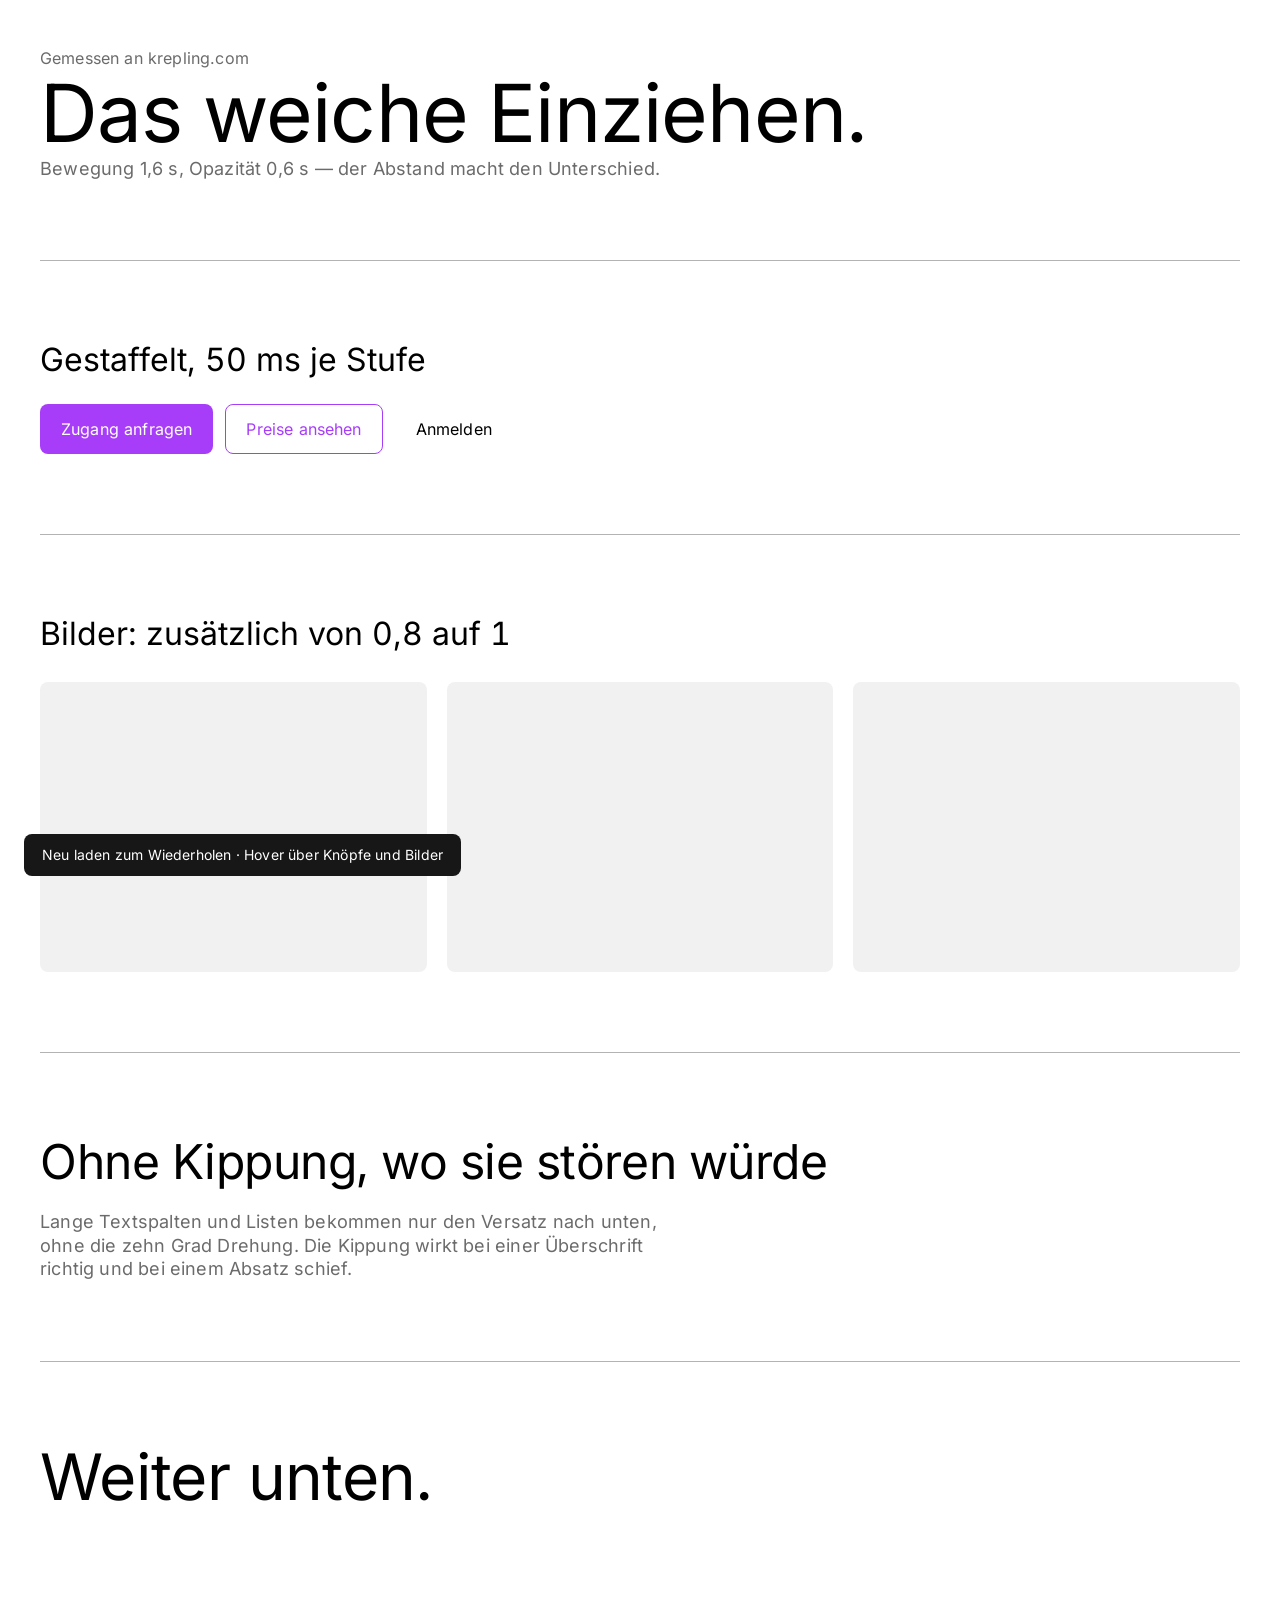
<file: _werkzeug/bewegung-vorschau.html>
<!doctype html>
<html lang="de">
<head>
<meta charset="utf-8">
<meta name="viewport" content="width=device-width,initial-scale=1">
<script>document.documentElement.className+=" js"</script>
<title>Bewegung — Vorschau</title>
<meta name="robots" content="noindex, nofollow">
<link rel="stylesheet" href="../stil.css">
<style>
  body{padding:48px 40px 240px}
  .bahn{max-width:1200px;margin-inline:auto}
  .block{margin-top:var(--abschnitt);padding-top:var(--abschnitt);border-top:1px solid var(--dunst)}
  .knoepfe{display:flex;gap:12px;flex-wrap:wrap;margin-top:24px}
  .k{display:inline-flex;align-items:center;padding:14px 20px;border-radius:var(--r-klein);
     font-size:16px;letter-spacing:.01em;text-decoration:none;border:1.5px solid transparent;cursor:pointer}
  .k--voll{background:var(--violett);color:var(--papier)}
  .k--voll:hover{background:#8f2ad8}
  .k--rand{background:var(--papier);color:var(--violett);border-color:var(--violett)}
  .k--rand:hover{background:var(--nebel)}
  .k--geist{color:var(--tinte)}
  .k--geist:hover{color:var(--violett)}
  .bilder{display:grid;grid-template-columns:repeat(3,1fr);gap:20px;margin-top:28px}
  .bildrahmen{border-radius:var(--r-klein);aspect-ratio:4/3;background:var(--nebel)}
  .bildrahmen img{width:100%;height:100%;object-fit:cover}
  .hinweis{position:fixed;left:24px;bottom:24px;background:var(--kohle);color:var(--papier);
    padding:12px 18px;border-radius:var(--r-klein);font-size:14px}
</style>
</head>
<body>
<div class="bahn">
  <p class="t-caption gedaempft" data-ein style="--i:0">Gemessen an krepling.com</p>
  <h1 class="t-display" data-ein style="--i:1">Das weiche Einziehen.</h1>
  <p class="t-body gedaempft" data-ein style="--i:2" >Bewegung 1,6 s, Opazität 0,6 s — der Abstand macht den Unterschied.</p>

  <div class="block">
    <h2 class="t-heading-sm" data-ein>Gestaffelt, 50 ms je Stufe</h2>
    <div class="knoepfe">
      <span class="k k--voll"  data-ein style="--i:1">Zugang anfragen</span>
      <span class="k k--rand"  data-ein style="--i:2">Preise ansehen</span>
      <span class="k k--geist" data-ein style="--i:3">Anmelden</span>
    </div>
  </div>

  <div class="block">
    <h2 class="t-heading-sm" data-ein>Bilder: zusätzlich von 0,8 auf 1</h2>
    <div class="bilder">
      <div class="bildrahmen bildrahmen--hover" style="--i:0"></div>
      <div class="bildrahmen bildrahmen--hover" style="--i:1"></div>
      <div class="bildrahmen bildrahmen--hover" style="--i:2"></div>
    </div>
  </div>

  <div class="block">
    <h2 class="t-heading" data-ein>Ohne Kippung, wo sie stören würde</h2>
    <p class="t-body gedaempft" data-ein="gerade" style="--i:1;max-width:60ch;margin-top:20px">
      Lange Textspalten und Listen bekommen nur den Versatz nach unten, ohne die
      zehn Grad Drehung. Die Kippung wirkt bei einer Überschrift richtig und bei
      einem Absatz schief.</p>
  </div>

  <div class="block" style="height:60vh">
    <h2 class="t-heading-lg" data-ein>Weiter unten.</h2>
  </div>
</div>
<div class="hinweis">Neu laden zum Wiederholen · Hover über Knöpfe und Bilder</div>
<script>
(function(){
  var sanft = matchMedia("(prefers-reduced-motion: reduce)").matches;
  var z = document.querySelectorAll("[data-ein], .bildrahmen");
  if(!("IntersectionObserver" in window) || sanft){ z.forEach(function(x){x.classList.add("da")}); return; }
  var b = new IntersectionObserver(function(e){
    e.forEach(function(x){ if(x.isIntersecting){ x.target.classList.add("da"); b.unobserve(x.target); } });
  }, {rootMargin:"0px 0px -10% 0px", threshold:.05});
  z.forEach(function(x){ b.observe(x) });
})();
</script>
</body>
</html>
</file>
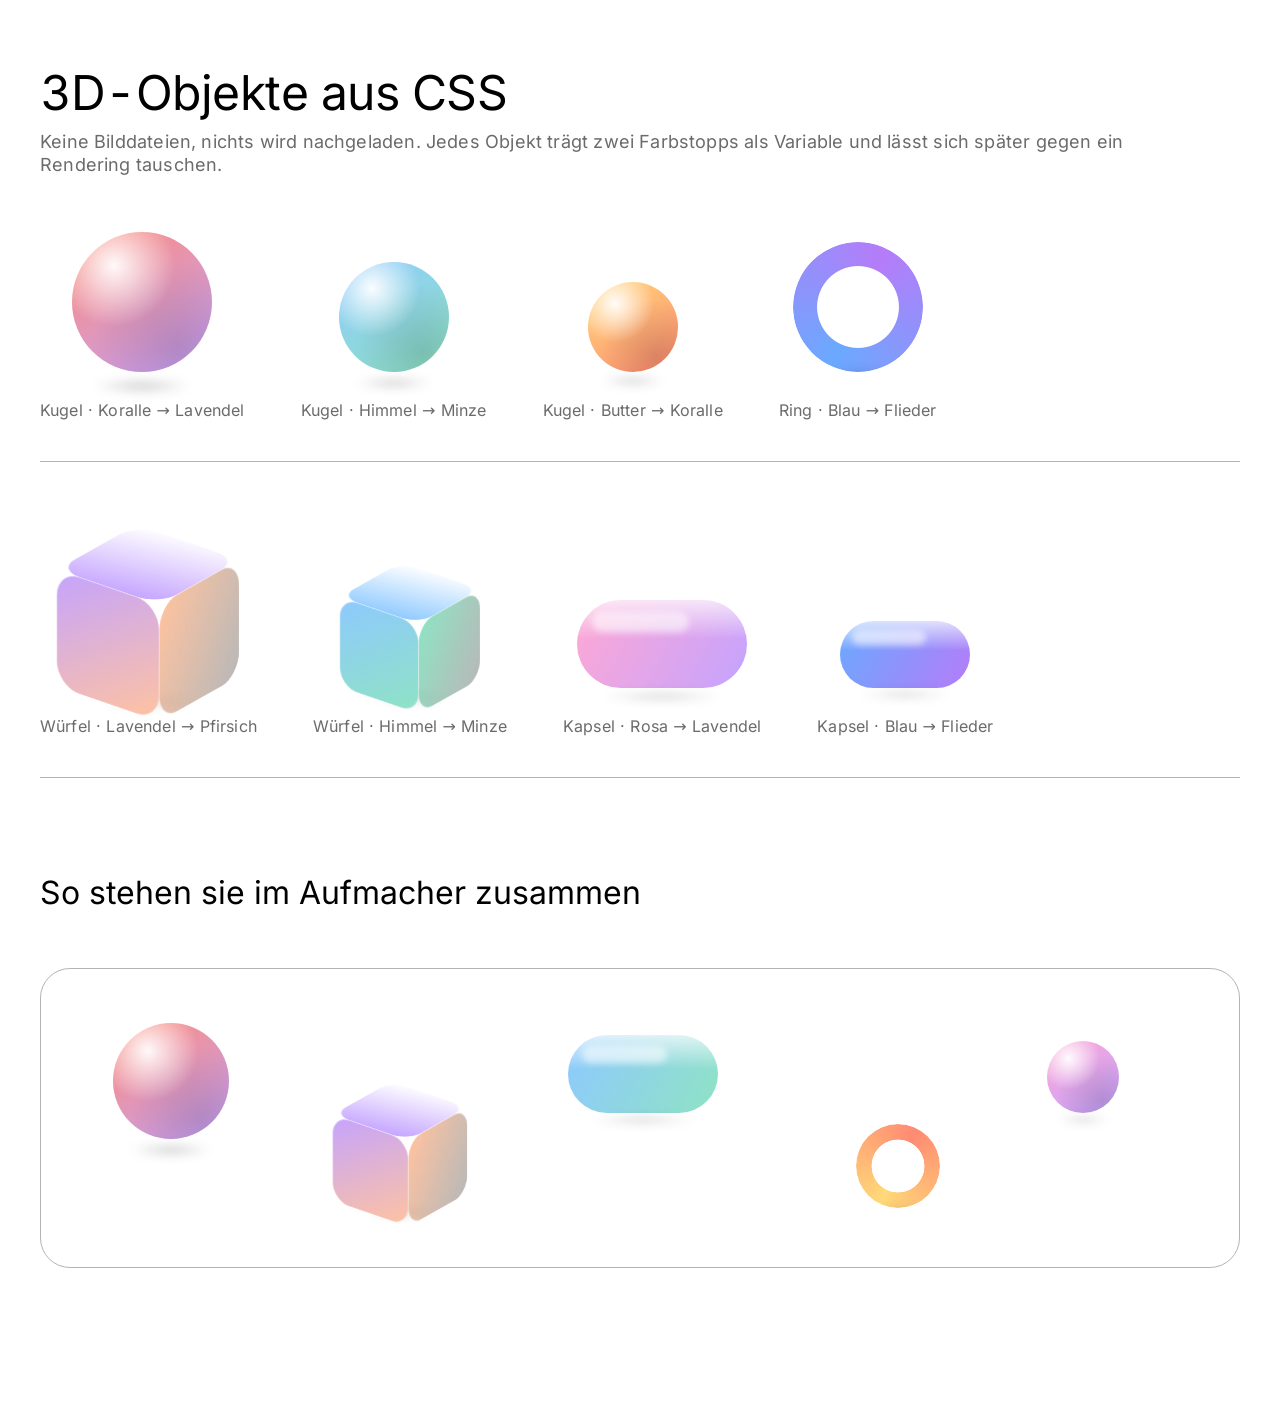
<file: _werkzeug/objekte-vorschau.html>
<!doctype html>
<html lang="de">
<head>
<meta charset="utf-8">
<meta name="viewport" content="width=device-width,initial-scale=1">
<title>3D-Objekte — Vorschau</title>
<meta name="robots" content="noindex, nofollow">
<link rel="stylesheet" href="../stil.css">
<style>
  body{padding:64px 40px}
  .bahn{max-width:1200px;margin-inline:auto}
  h1{margin-bottom:8px}
  .reihe{display:flex;flex-wrap:wrap;gap:72px 56px;align-items:flex-end;
    margin:56px 0 96px;padding-bottom:40px;border-bottom:1px solid var(--dunst)}
  figure{margin:0;display:flex;flex-direction:column;gap:28px;align-items:center}
  figcaption{font-size:16px;color:var(--stahl);letter-spacing:.01em}
  .gruppe{position:relative;height:300px;margin:56px 0 96px;
    background:var(--papier);border:1px solid var(--dunst);border-radius:var(--r-aufmacher)}
  .gruppe .obj{position:absolute}
</style>
</head>
<body>
<div class="bahn">
  <h1 class="t-heading">3D-Objekte aus CSS</h1>
  <p class="t-body gedaempft">Keine Bilddateien, nichts wird nachgeladen. Jedes Objekt trägt zwei
     Farbstopps als Variable und lässt sich später gegen ein Rendering tauschen.</p>

  <div class="reihe">
    <figure><span class="obj obj--kugel p-koralle"  style="--gr:140px;--dauer:11s"></span><figcaption>Kugel · Koralle → Lavendel</figcaption></figure>
    <figure><span class="obj obj--kugel p-himmel"   style="--gr:110px;--dauer:13s;--verzug:-3s"></span><figcaption>Kugel · Himmel → Minze</figcaption></figure>
    <figure><span class="obj obj--kugel p-butter"   style="--gr:90px;--dauer:9s;--verzug:-5s"></span><figcaption>Kugel · Butter → Koralle</figcaption></figure>
    <figure><span class="obj obj--ring p-blau"      style="--gr:130px;--dauer:14s"></span><figcaption>Ring · Blau → Flieder</figcaption></figure>
  </div>

  <div class="reihe">
    <figure><span class="obj obj--wuerfel p-lavendel" style="--gr:130px;--dauer:12s"><span class="k"><i class="seite"></i><i class="oben"></i><i class="vorn"></i></span></span><figcaption>Würfel · Lavendel → Pfirsich</figcaption></figure>
    <figure><span class="obj obj--wuerfel p-himmel"   style="--gr:100px;--dauer:10s;--verzug:-4s;--dreh:28s"><span class="k"><i class="seite"></i><i class="oben"></i><i class="vorn"></i></span></span><figcaption>Würfel · Himmel → Minze</figcaption></figure>
    <figure><span class="obj obj--kapsel p-rosa"      style="--gr:170px;--dauer:12s"></span><figcaption>Kapsel · Rosa → Lavendel</figcaption></figure>
    <figure><span class="obj obj--kapsel p-blau"      style="--gr:130px;--dauer:10s;--verzug:-6s"></span><figcaption>Kapsel · Blau → Flieder</figcaption></figure>
  </div>

  <h2 class="t-heading-sm">So stehen sie im Aufmacher zusammen</h2>
  <div class="gruppe">
    <span class="obj obj--kugel p-koralle"   style="--gr:116px;left:6%;top:18%;--dauer:11s"></span>
    <span class="obj obj--wuerfel p-lavendel" style="--gr:96px;left:26%;top:46%;--dauer:13s;--verzug:-2s"><span class="k"><i class="seite"></i><i class="oben"></i><i class="vorn"></i></span></span>
    <span class="obj obj--kapsel p-himmel"   style="--gr:150px;left:44%;top:22%;--dauer:12s;--verzug:-5s"></span>
    <span class="obj obj--ring p-butter"     style="--gr:84px;left:68%;top:52%;--dauer:14s;--verzug:-1s"></span>
    <span class="obj obj--kugel p-rosa"      style="--gr:72px;left:84%;top:24%;--dauer:10s;--verzug:-7s"></span>
  </div>
</div>
</body>
</html>
</file>
<file: stil.css>
/* ============================================================================
   Tonwert — Stylesheet
   Grundlage: DESIGNSYSTEM.md (Krepling), vollstaendig uebernommen.
   Zwei gemessene Abweichungen, begruendet in DESIGN.md Abschnitt 6:
     1. Violett #b154f9 -> #a73df8  (sonst 3,81:1 statt 4,5)
     2. zusaetzlicher Randton #949494 fuer Grenzen von Bedienelementen
   Pruefbar mit:  python3 _werkzeug/kontrast.py
   ========================================================================== */

:root{
  /* --- Farben --- */
  --violett:  #a73df8;
  --tinte:    #000000;
  --papier:   #ffffff;
  --nebel:    #f1f1f1;
  --kohle:    #171717;
  --stahl:    #6c6b6b;
  --dunst:    #b3b3b3;   /* nur optische Trennlinien */
  --rand:     #949494;   /* Grenzen von Bedienelementen, 3,03:1 */

  /* --- Abstaende, Grundeinheit 4px --- */
  --s4:4px; --s8:8px; --s12:12px; --s16:16px; --s20:20px;
  --s32:32px; --s48:48px; --s96:96px; --s128:128px; --s192:192px; --s240:240px;

  /* --- Mass --- */
  --mass:1200px;
  --abschnitt:80px;
  --kartenpolster:20px;
  --elementabstand:8px;

  /* --- Radien --- */
  --r-klein:8px;
  --r-gross:14px;
  --r-aufmacher:30px;

  /* --- Schrift --- */
  --satz:"Inter",ui-sans-serif,system-ui,-apple-system,BlinkMacSystemFont,"Segoe UI",Roboto,sans-serif;

  /* --- Bewegung. An krepling.com gemessen, siehe DESIGN.md Abschnitt 5. --- */
  --kurve-zustand:cubic-bezier(.25,.46,.45,.94);  /* easeOutQuad */
  --kurve-einzug:cubic-bezier(.19,1,.22,1);       /* easeOutExpo */
  --d-zustand:300ms;
  --d-einzug:1600ms;        /* Bewegung */
  --d-einzug-op:600ms;      /* Opazitaet — bewusst rund 1s kuerzer als die Bewegung */
  --d-bild:1600ms;
  --stufe:50ms;             /* Staffelung je Element */

  /* --- Illustrationsfarben. NUR fuer die 3D-Objekte, nie fuer Oberflaeche. --- */
  --koralle:  #ff8a73;
  --pfirsich: #ffc3a0;
  --lavendel: #c4a3ff;
  --flieder:  #b57cf8;
  --minze:    #8fe3c4;
  --himmel:   #8ec9ff;
  --blau:     #6aa9ff;
  --butter:   #ffd978;
  --rosa:     #ffa8d4;
}

@font-face{
  font-family:"Inter";
  src:url("fonts/inter.woff2") format("woff2-variations");
  font-weight:400; font-style:normal; font-display:swap;
}

*,*::before,*::after{box-sizing:border-box}
html{-webkit-text-size-adjust:100%; overflow-x:clip}
/* clip, NICHT hidden: hidden macht die Wurzel zum Scrollbehaelter und
   nimmt position:sticky die Wirkung — daran haengt der Kartenstapel.
   Gebraucht wird es, weil das geschlossene Handymenue eine Fensterbreite
   neben der Seite steht (gemessen 750px bei 375px Fenster). */
body{
  margin:0; background:var(--papier); color:var(--tinte);
  font-family:var(--satz); font-weight:400;
  font-size:18px; line-height:1.3; letter-spacing:.01em;
  -webkit-font-smoothing:antialiased;
}
img{max-width:100%;height:auto;display:block}
a{color:inherit}
p{margin:0}
h1,h2,h3,h4{margin:0;font-weight:400}

/* ===========================================================================
   TYPOGRAFIE — ein einziger Schnitt, Hierarchie ueber Groesse und Laufweite
   ========================================================================= */
.t-caption   {font-size:16px;line-height:1.3;letter-spacing:.01em}
.t-body      {font-size:18px;line-height:1.3;letter-spacing:.01em}
.t-subheading{font-size:24px;line-height:1.2;letter-spacing:.01em}
.t-heading-sm{font-size:clamp(26px,3.4vw,32px);line-height:1.2;letter-spacing:0}
.t-heading   {font-size:clamp(32px,5vw,48px);line-height:1.2;letter-spacing:-.01em}
.t-heading-lg{font-size:clamp(38px,6.4vw,64px);line-height:1.1;letter-spacing:-.01em}
.t-display   {font-size:clamp(44px,8vw,80px);line-height:1.1;letter-spacing:-.01em}
.gedaempft   {color:var(--stahl)}

/* ===========================================================================
   DIE 3D-OBJEKTE
   Aus CSS und SVG, nicht gerendert. Jedes Objekt traegt zwei Farbstopps als
   Variablen, damit es sich spaeter gegen ein Rendering austauschen laesst,
   ohne dass die Seiten angefasst werden muessen.

   Die weichen Schatten unter den Objekten sind Illustration, keine Oberflaeche —
   die Regel "keine Schlagschatten" aus dem System bleibt davon unberuehrt.
   ========================================================================= */
.obj{
  position:relative;
  width:var(--gr,120px); height:var(--gr,120px);
  --f1:var(--lavendel); --f2:var(--flieder);
  animation:schweben var(--dauer,11s) ease-in-out infinite;
  animation-delay:var(--verzug,0s);
}
.obj::after{                       /* weicher Schatten auf dem Boden */
  content:""; position:absolute; left:50%; bottom:-16%;
  width:74%; height:13%; transform:translateX(-50%);
  border-radius:50%;
  background:radial-gradient(ellipse at center, rgba(23,23,23,.20), transparent 68%);
  filter:blur(5px);
}
@keyframes schweben{ 50%{ transform:translateY(-9px) } }

/* --- Kugel -------------------------------------------------------------- */
.obj--kugel{
  border-radius:50%;
  background:
    radial-gradient(circle at 30% 24%, rgba(255,255,255,.95), rgba(255,255,255,0) 42%),
    radial-gradient(circle at 76% 82%, rgba(0,0,0,.14), transparent 56%),
    linear-gradient(148deg, var(--f1), var(--f2));
}

/* --- Wuerfel, isometrisch und weich ------------------------------------- */
.obj--wuerfel{ transform-style:preserve-3d; perspective:none }
.obj--wuerfel .k{
  position:absolute; inset:0; border-radius:22%;
  transform-style:preserve-3d;
  transform:rotateX(-26deg) rotateY(-38deg);
  animation:drehen var(--dreh,22s) linear infinite;
}
.obj--wuerfel .k > i{
  position:absolute; inset:0; border-radius:22%;
  box-shadow:inset 0 0 0 1px rgba(255,255,255,.22);
}
.obj--wuerfel .vorn  {background:linear-gradient(150deg,var(--f1),var(--f2));
                      transform:translateZ(calc(var(--gr,120px)/2))}
.obj--wuerfel .oben  {background:linear-gradient(170deg,#fff,var(--f1));
                      transform:rotateX(90deg) translateZ(calc(var(--gr,120px)/2))}
.obj--wuerfel .seite {background:linear-gradient(120deg,var(--f2),rgba(0,0,0,.28));
                      transform:rotateY(90deg) translateZ(calc(var(--gr,120px)/2))}
@keyframes drehen{ to{ transform:rotateX(-26deg) rotateY(322deg) } }

/* --- Kapsel ------------------------------------------------------------- */
.obj--kapsel{
  height:calc(var(--gr,120px)*.52);
  border-radius:999px;
  background:
    linear-gradient(180deg, rgba(255,255,255,.72), rgba(255,255,255,0) 44%),
    linear-gradient(118deg, var(--f1), var(--f2));
}
.obj--kapsel::before{             /* Glanzkante */
  content:""; position:absolute; left:9%; right:34%; top:14%; height:22%;
  border-radius:999px; background:rgba(255,255,255,.52); filter:blur(3px);
}

/* --- Ring --------------------------------------------------------------- */
.obj--ring{
  border-radius:50%;
  background:conic-gradient(from 205deg, var(--f1), var(--f2), var(--f1));
  -webkit-mask:radial-gradient(circle, transparent 44%, #000 45%);
          mask:radial-gradient(circle, transparent 44%, #000 45%);
}
.obj--ring::after{ width:58%; bottom:-10% }

/* --- Farbpaare laut System ---------------------------------------------- */
.p-koralle  { --f1:var(--koralle);  --f2:var(--lavendel) }
.p-himmel   { --f1:var(--himmel);   --f2:var(--minze) }
.p-lavendel { --f1:var(--lavendel); --f2:var(--pfirsich) }
.p-blau     { --f1:var(--blau);     --f2:var(--flieder) }
.p-butter   { --f1:var(--butter);   --f2:var(--koralle) }
.p-rosa     { --f1:var(--rosa);     --f2:var(--lavendel) }

@media(prefers-reduced-motion:reduce){
  .obj,.obj--wuerfel .k{ animation:none }
}


/* ===========================================================================
   BEWEGUNG — vollstaendig an krepling.com gemessen
   -------------------------------------------------------------------------
   Gemessen wurde die gesamte Bewegungsgrammatik: 32 Uebergaenge, drei
   benutzte Kurven, NULL Keyframe-Animationen. Jeder Wert hier ist ein
   gemessener Wert, kein geschaetzter. Nachweis in DESIGN.md Abschnitt 5.

   Die Umsetzung ist eigener Code auf eigenem Markup — uebernommen sind die
   Werte: Dauern, Kurven, Winkel, und welche Eigenschaft wann laeuft.

   DREI Regeln tragen den ganzen Charakter:
     1. Opazitaet laeuft IMMER kuerzer als die Bewegung, und IMMER mit der
        voreingestellten Kurve `ease`, nicht mit der Einzugskurve. Das
        Element ist also laengst sichtbar, waehrend es noch gleitet.
     2. Jedes Einziehen startet eine ganze Elementhoehe tiefer (100%),
        gekippt und in der Hoehe gestreckt — und loest sich zu `scale(1)`.
     3. Zustandswechsel sind ausnahmslos 300 ms.
   ========================================================================= */

:root{
  /* --- Die drei benutzten Kurven. Die Vorlage definiert 26, benutzt 3. --- */
  --k-zustand:cubic-bezier(.25,.46,.45,.94);  /* quadOut — jeder Zustandswechsel */
  --k-einzug: cubic-bezier(.19,1,.22,1);      /* expoOut — jedes Einziehen      */
  --k-hinein: cubic-bezier(.55,.085,.68,.53); /* quadIn  — nur von aussen herein */

  /* --- Dauern, je Bauteil gemessen --- */
  --d-zustand:300ms;                        /* alles Interaktive               */
  --d-pfeil:500ms;                          /* Pfeil der Klappliste            */
  --d-einzug:1800ms;  --d-einzug-op:1000ms; /* Hauptmotiv                      */
  --d-titel:1600ms;   --d-titel-op:600ms;   /* Titel, mit 100 ms Vorlauf       */
  --d-titelvor:100ms;
  --d-marke:1250ms;   --d-marke-op:250ms;   /* Objekte und Symbole             */
  --d-bild:1600ms;                          /* Bilder, 0,8 -> 1                */
  --d-reihe:2000ms;   --d-reihe-op:1000ms;  /* gestaffelte Listen              */
  --d-seitlich:1000ms;                      /* seitliches Einziehen            */
  --d-schein:800ms;   --d-scheinvor:300ms;  /* Farbschein hinter Bildern       */
  --d-thema:1000ms;                         /* Umblenden hell/dunkel           */
  --d-band:600ms;
  --stufe:50ms;                             /* Staffelung, gemessen bis 0,7 s  */

  /* --- Fliessendes Mass: max(Handywert, Wert bei 1440px) ------------------
     Die Vorlage bemisst alles so. 2,2222vw sind bei 1440px genau 32px. */
  --f8:max(.5rem,.5555555556vw);
  --f16:max(1rem,1.1111111111vw);
  --f20:max(1.25rem,1.3888888889vw);
  --f32:max(2rem,2.2222222222vw);
  --f48:max(3rem,3.3333333333vw);
  --f96:max(6rem,6.6666666667vw);
  --f128:max(8rem,8.8888888889vw);
  --f192:max(12rem,13.3333333333vw);
  --f240:max(15rem,16.6666666667vw);
  --r-gross-f:max(.875rem,.9722222222vw);
  --kopfhoehe:max(3.5rem,5.5555555556vw);
  --einzug:max(.625rem,1.3888888889vw);
}

/* ---------------------------------------------------------------------------
   1. ZUSTANDSWECHSEL — ausnahmslos 300 ms, quadOut
   ------------------------------------------------------------------------ */
a,button,.knopf,.reiter{
  transition:
    color            var(--d-zustand) var(--k-zustand),
    background-color var(--d-zustand) var(--k-zustand),
    border-color     var(--d-zustand) var(--k-zustand),
    opacity          var(--d-zustand) var(--k-zustand);
}

/* ---------------------------------------------------------------------------
   2. DAS EINZIEHEN — das Hauptmotiv der Vorlage
   Start: eine ganze Elementhoehe tiefer, um die X-Achse gekippt, in der
   Hoehe auf 125% gestreckt. Drehpunkt liegt bewusst WEIT unter dem Element
   (50% 200%), dadurch beschreibt es einen Bogen statt einer Gerade.
   Am Schirm ab 1000px ist die Kippung doppelt so stark: 20 statt 10 Grad.
   ------------------------------------------------------------------------ */
.js .einzug{
  opacity:0;
  transform:rotateX(-10deg) translate3d(0,100%,0) scaleY(1.25);
  transform-origin:50% 200%;
  transform-style:preserve-3d;
  transition:
    transform var(--d-einzug)    var(--k-einzug),
    opacity   var(--d-einzug-op) ease;          /* ease, nicht Einzugskurve */
  transition-delay:var(--verzug,0s);
}
@media(min-width:1000px){
  .js .einzug{ transform:rotateX(-20deg) translate3d(0,100%,0) scaleY(1.25) }
}
.js .einzug.da{ opacity:1; transform:scale(1) }

/* Der Behaelter gibt die Perspektive. Ohne ihn bleibt die Kippung flach. */
.einzugsfeld{ perspective:max(600px,70vw) }   /* Boden: 70vw allein fiele bei
   schmalem Fenster auf einen so kurzen Abstand, dass die Kippung kippt — und bei
   einem Fenster der Breite 0 (Messfall) ganz auf 0px. */

/* --- Titelvariante: zusaetzlich geschert und um zwei Achsen gedreht ------
   Nur fuer Ueberschriften. Bei langen Absaetzen wirkt die Scherung schief. */
.js .einzug--titel{
  transform:translate3d(0,100%,0) scaleY(1.15) skewY(-4deg) rotateY(10deg) rotateX(-5deg);
  transform-origin:50% 100%;
  transition:
    transform var(--d-titel)    var(--k-einzug) var(--d-titelvor),
    opacity   var(--d-titel-op) ease            var(--d-titelvor);
}
@media(min-width:1000px){
  .js .einzug--titel{
    transform:translate3d(0,100%,0) scaleY(1.15) skewY(-4deg) rotateY(10deg) rotateX(-5deg);
  }
}
.js .einzug--titel.da{ transform:translateZ(0) }

/* --- Markenvariante: waechst aus dem Nichts, 40 Grad gekippt -------------
   Fuer die 3D-Objekte und Symbolflaechen. Opazitaet nur 250 ms — das Objekt
   ist fast sofort da und wird dann erst gross. */
.js .einzug--marke{
  transform:scale(0) translateY(200%) rotateX(-40deg);
  transform-origin:50% 100%;
  transition:
    transform var(--d-marke)    var(--k-einzug),
    opacity   var(--d-marke-op) ease;
}
.js .einzug--marke.da{ transform:scale(1) }

/* --- Reihenvariante: gestaffelte Listen, langsamster Weg der Vorlage ----- */
.js .einzug--reihe{
  transition:
    transform var(--d-reihe)    var(--k-einzug) var(--verzug,0s),
    opacity   var(--d-reihe-op) ease            var(--verzug,0s);
}

/* --- Ruhige Variante: nur Versatz, keine Kippung ------------------------
   PFLICHT fuer lange Spalten. Die gekippte Variante dreht um einen Punkt weit
   UNTER dem Element (50% 200%). Bei einem kurzen Perspektivabstand projiziert
   das einen hohen Block enorm in die Breite — gemessen 1267px Kasten bei 375px
   Fenster auf der Datenschutzseite, also 446px Querlauf. Die Vorlage legt das
   Motiv nie auf eine lange Spalte, nur auf Ueberschriften und Karten. */
.js .einzug--ruhig{
  transform:translate3d(0,40px,0);
  transform-origin:50% 50%;
}
@media(min-width:1000px){
  .js .einzug--ruhig{ transform:translate3d(0,40px,0) }
}
.js .einzug--ruhig.da{ transform:none }

/* --- Seitlich: aus 10% Versatz nach rechts, mit der KURZEN Kurve --------- */
.js .einzug--seitlich{
  transform:translateX(10%);
  transition:
    transform var(--d-seitlich) var(--k-zustand),
    opacity   var(--d-seitlich) var(--k-zustand);
}
.js .einzug--seitlich.da{ transform:translateX(0) }

/* --- Staffelstufen. Gemessen bis 0,7 s in 0,05-Schritten. --------------- */
.s1{--verzug:.05s}  .s2{--verzug:.1s}   .s3{--verzug:.15s} .s4{--verzug:.2s}
.s5{--verzug:.25s}  .s6{--verzug:.3s}   .s7{--verzug:.35s} .s8{--verzug:.4s}
.s9{--verzug:.45s}  .s10{--verzug:.5s}  .s11{--verzug:.55s} .s12{--verzug:.6s}
.s13{--verzug:.65s} .s14{--verzug:.7s}

/* ---------------------------------------------------------------------------
   3. BILDER — jedes Bild zieht von 0,8 auf 1 ueber 1,6 s
   Der Rahmen schneidet, das Bild selbst waechst. Kein Opazitaetswechsel.
   ------------------------------------------------------------------------ */
.bildrahmen{ overflow:hidden; border-radius:var(--r-gross-f) }
.js .bildrahmen > img,
.js .bildrahmen > picture > img,
.js .bildrahmen > .flaeche{
  transform:scale(.8);
  transition:transform var(--d-bild) var(--k-einzug) var(--verzug,0s);
  will-change:transform;
}
.js .bildrahmen.da > img,
.js .bildrahmen.da > picture > img,
.js .bildrahmen.da > .flaeche{ transform:scale(1) }

/* Farbschein hinter einem Bild: dreht leicht und waechst, 300 ms spaeter.
   Einzige Farbstimme bleibt das Violett. */
.scheinfeld{ position:relative }
.schein{
  position:absolute; left:50%; top:50%; width:100%; height:115%;
  border-radius:50%; pointer-events:none; z-index:-1;
  background:var(--violett);
  filter:blur(max(4.625rem,10.4166666667vw));
  opacity:0;
  transform:translate(-50%,-50%) rotate(-6.671deg) scale(.6);
  transition:
    transform var(--d-schein) var(--k-zustand) var(--d-scheinvor),
    opacity   var(--d-schein) var(--k-zustand) var(--d-scheinvor);
  will-change:transform,opacity;
}
.js .scheinfeld.da > .schein{
  opacity:.35; transform:translate(-50%,-50%) rotate(-6.671deg) scale(1);
}

/* ---------------------------------------------------------------------------
   4. KLAPPLISTE — so oeffnen sich die Unterpunkte
   Pfeil: 500 ms Einzugskurve, GEGEN den Uhrzeigersinn auf -180 Grad.
   Koerper: Hoehe 0 -> Inhaltshoehe. Die Vorlage faehrt das per Skript, im
   CSS steht dort nur `overflow:hidden`. Die Dauer ist deshalb der eine
   gesetzte Wert im System: dieselben 500 ms wie der Pfeil, mit dem sie laeuft.
   ------------------------------------------------------------------------ */
.klappe{ border-top:1px solid rgba(0,0,0,.1) }
.klappe:first-child{ border-top:0 }
.klappe__kopf{
  display:flex; align-items:center; justify-content:space-between; gap:var(--f32);
  width:100%; padding:var(--f32) var(--f20);
  background:none; border:0; text-align:left; cursor:pointer;
  font:inherit; color:inherit;
}
.klappe__pfeil{
  flex:0 0 auto; width:max(1.125rem,1.25vw); height:auto;
  transition:transform var(--d-pfeil) var(--k-einzug);
}
.klappe[data-auf="ja"] .klappe__pfeil{ transform:rotate(-180deg) }
.klappe__koerper{ overflow:hidden; height:0 }
.js .klappe__koerper{
  transition:height var(--d-pfeil) var(--k-einzug);
}
.klappe__innen{ padding:0 var(--f20) var(--f32) }

/* ---------------------------------------------------------------------------
   5. STAPELKARTEN — so oeffnen sich die Karten
   Am Schirm: ein 300vh hoher Lauf, darin ein festgehaltener Bildschirm.
   Die Karten liegen uebereinander und werden beim Scrollen durchgeschoben;
   die Verschiebung setzt das Skript. Am Handy einfach gestapelt.
   ------------------------------------------------------------------------ */
.stapel__karte{
  transform-style:preserve-3d; overflow:hidden;
  border-radius:var(--r-gross-f); width:100%;
  display:flex; flex-direction:column;
}
.stapel__karte:not(:last-child){ margin-bottom:var(--f16) }
.stapel__karte:nth-child(odd){  background:var(--papier); color:var(--tinte) }
.stapel__karte:nth-child(2n){   background:var(--kohle);   color:var(--papier) }
.stapel__karte:nth-child(2n) .stapel__text{ color:var(--dunst) }
.stapel__karte:nth-child(odd) .stapel__text{ color:var(--stahl) }
.stapel__inhalt{ padding:var(--f48) var(--f32) }
/* Der Rahmen gibt das Mass, nicht das Bild. Ohne height:100% und object-fit
   erzwingt das img seine eigene Hoehe und sprengt die Karte — gemessen
   744 px Bild in einer 691 px hohen Karte. */
.stapel__bild{ width:100%; aspect-ratio:2.55; flex:0 0 auto; min-height:0 }
.stapel__bild img{ width:100%; height:100%; object-fit:cover }

@media(min-width:1000px){
  .stapel{ height:300vh; position:relative }
  .stapel__halter{
    position:sticky; top:0; height:100vh; height:100svh;
    display:flex; align-items:center;
  }
  /* Am Schirm sind alle Karten gleich hoch — sonst wackelt der Stapel. */
  .stapel__karte{
    position:absolute; left:0; right:0; margin-bottom:0;
    height:min(76vh,680px);
    transition:transform var(--d-zustand) var(--k-zustand);
  }
  .stapel__bild{ flex:1 1 auto; aspect-ratio:auto }
}

/* ---------------------------------------------------------------------------
   6. KOPFZEILE — weicht beim Abwaertsscrollen nach oben aus
   Die Flaeche dahinter blendet mit 300 ms VERZUG ein. Dadurch kommt zuerst
   die Bewegung, dann der Grund — nicht beides zugleich.
   ------------------------------------------------------------------------ */
.kopf{
  position:fixed; top:0; left:0; width:100%; z-index:50;
  height:var(--kopfhoehe); display:flex; align-items:center;
  padding:0 var(--einzug); pointer-events:none;
  transition:
    color     var(--d-zustand) var(--k-zustand),
    transform var(--d-zustand) var(--k-zustand);
}
.kopf > *{ pointer-events:auto }
.kopf::before{
  content:""; position:absolute; inset:0; z-index:-1;
  background:rgba(160,160,160,.2);
  -webkit-backdrop-filter:blur(12px); backdrop-filter:blur(12px);
  opacity:0; transition:opacity var(--d-zustand) var(--k-zustand);
}
.kopf:not(.kopf--oben)::before{ opacity:1; transition-delay:var(--d-zustand) }
.kopf--weg{ transform:translateY(calc(-1 * var(--kopfhoehe))) }
.kopf--dunkel{ color:var(--papier) }
.kopf--dunkel .kopf__verweis::before{ background:rgba(255,255,255,.22) }
.kopf--dunkel .auswahl__liste{ background:var(--kohle); border-color:rgba(255,255,255,.18) }
.kopf--dunkel .auswahl__verweis{ color:var(--papier) }
@media(any-hover:hover){ .kopf--dunkel .auswahl__verweis:hover{ background:rgba(255,255,255,.12) } }

/* Verweise im Kopf: Hover legt eine graue Waesche darunter, kein Unterstrich */
.kopf__verweis{ position:relative; padding:var(--f8) var(--f16); text-decoration:none }
.kopf__verweis::before{
  content:""; position:absolute; inset:0; z-index:-1; border-radius:var(--r-klein);
  background:rgba(163,163,163,.2); opacity:0;
  transition:opacity var(--d-zustand) var(--k-zustand);
}
@media(any-hover:hover){ .kopf__verweis:hover::before{ opacity:1 } }
.kopf__verweis[aria-current]{ opacity:.3; pointer-events:none }

/* ---------------------------------------------------------------------------
   7. AUFKLAPPMENUE IM KOPF — die Unterpunkte
   Kein Hoehenwechsel: der Behaelter faehrt sein POLSTER OBEN auf, die Liste
   blendet ein. Dadurch gleitet die Liste herunter, ohne dass etwas springt.
   ------------------------------------------------------------------------ */
.auswahlfeld{ position:relative }
.auswahl{
  position:absolute; top:100%; left:50%; transform:translateX(-50%);
  pointer-events:none; padding-top:0;
  transition:padding-top var(--d-zustand) var(--k-zustand);
}
.auswahl__liste{
  margin:0; padding:var(--f8); list-style:none; min-width:14rem;
  border-radius:var(--r-gross); background:var(--papier);
  border:1px solid rgba(0,0,0,.08);
  opacity:0; transition:opacity var(--d-zustand) var(--k-zustand);
}
.auswahlfeld:hover .auswahl,
.auswahlfeld:focus-within .auswahl{ pointer-events:auto; padding-top:var(--s12) }
.auswahlfeld:hover .auswahl__liste,
.auswahlfeld:focus-within .auswahl__liste{ opacity:1 }
.auswahl__verweis{
  display:block; padding:var(--f8) var(--f16); border-radius:var(--r-klein);
  text-decoration:none; color:var(--tinte);
  transition:
    background-color var(--d-zustand) var(--k-zustand),
    opacity          var(--d-zustand) var(--k-zustand);
}
@media(any-hover:hover){ .auswahl__verweis:hover{ background:var(--nebel) } }

/* ---------------------------------------------------------------------------
   8. HANDYMENUE — faehrt von rechts herein, Brenner wird zum Kreuz
   Gemessen: 43 Grad, nicht 45. Und scaleX(.9), die Striche werden beim
   Drehen leicht kuerzer.
   ------------------------------------------------------------------------ */
.blende{
  position:fixed; inset:0; z-index:49; background:var(--papier);
  padding:var(--kopfhoehe) var(--einzug) var(--f32);
  transform:translateX(100%); pointer-events:none;
  visibility:hidden;              /* sonst bleiben die Verweise tabbar */
  transition:
    transform  var(--d-zustand) var(--k-zustand),
    color      var(--d-zustand) var(--k-zustand),
    visibility 0s var(--d-zustand);
}
.blende[data-auf="ja"]{
  transform:translateX(0); pointer-events:auto; overflow:auto;
  visibility:visible;
  transition:
    transform  var(--d-zustand) var(--k-zustand),
    color      var(--d-zustand) var(--k-zustand),
    visibility 0s;
}
@media(min-width:1000px){ .blende{ display:none } }
.blende__punkt{
  background:rgba(163,163,163,.2); border-radius:var(--r-klein);
  transition:background-color var(--d-zustand) var(--k-zustand);
}
.brenner{
  position:relative; width:1.5rem; height:.75rem;
  background:none; border:0; padding:0; cursor:pointer; color:inherit;
}
.brenner__strich{
  position:absolute; left:50%; width:100%; height:1px; background:currentColor;
  transform-origin:left; transform:translateX(-50%);
  transition:
    top       var(--d-zustand) var(--k-zustand),
    transform var(--d-zustand) var(--k-zustand),
    opacity   var(--d-zustand) var(--k-zustand);
}
.brenner__strich:nth-child(1){ top:0 }
.brenner__strich:nth-child(2){ top:50% }
.brenner__strich:nth-child(3){ top:100% }
.brenner[aria-expanded="true"] .brenner__strich:nth-child(1){
  top:50%; transform:rotate(43deg) scaleX(.9) translateX(-50%);
}
.brenner[aria-expanded="true"] .brenner__strich:nth-child(2){ opacity:0 }
.brenner[aria-expanded="true"] .brenner__strich:nth-child(3){
  top:50%; transform:rotate(-43deg) scaleX(.9) translateX(-50%);
}

/* ---------------------------------------------------------------------------
   9. FUSSZEILE — Unterstrich faehrt von links auf
   Nur wo es echtes Hover gibt. Auf Tastflaechen stoert ein Hoverzustand,
   der haengen bleibt — die Vorlage kapselt das sauber mit any-hover.
   ------------------------------------------------------------------------ */
.fuss__verweis{ position:relative; text-decoration:none; display:inline-block }
@media(any-hover:hover){
  .fuss__verweis::before{
    content:""; position:absolute; left:0; right:0; bottom:-2px; height:1px;
    background:var(--violett); transform-origin:left; transform:scaleX(0);
    transition:transform var(--d-zustand) var(--k-zustand);
  }
  .fuss__verweis:hover::before{ transform:scaleX(1) }
  .fuss__marke{ transition:opacity var(--d-zustand) var(--k-zustand) }
  .fuss__marke:hover{ opacity:.7 }
}

/* ---------------------------------------------------------------------------
   10. ABSCHNITTSNAVIGATION — eigene Dauern, 200/400 ms
   ------------------------------------------------------------------------ */
.sprung__verweis{ position:relative; text-decoration:none }
.sprung__verweis::before{
  content:""; position:absolute; inset:0; z-index:-1; border-radius:999px;
  background:var(--nebel); opacity:0;
  transition:background-color 200ms, opacity 400ms;
}
.sprung__verweis[aria-current]::before{ opacity:1 }

/* ---------------------------------------------------------------------------
   11. UMBLENDEN HELL/DUNKEL — 1 s, reine Opazitaet, voreingestellte Kurve
   ------------------------------------------------------------------------ */
.themafeld{ position:relative; isolation:isolate }
.themagrund{ position:absolute; inset:0; z-index:-1 }
.themagrund--dunkel{ background:var(--kohle); opacity:0; transition:opacity var(--d-thema) }
.themafeld.dunkel .themagrund--dunkel{ opacity:1 }

/* ---------------------------------------------------------------------------
   12. LAUFBAND — laeuft gleichmaessig, per Skript, nicht per Keyframe
   ------------------------------------------------------------------------ */
.band{ overflow:hidden }
.band__reihe{ display:flex; gap:var(--f16); width:max-content; will-change:transform }

/* ---------------------------------------------------------------------------
   13. AUFMACHERBILD — steht auf 1,1 und wird beim Scrollen zurueckgefuehrt
   ------------------------------------------------------------------------ */
.aufmacher{ position:relative; overflow:hidden }
@media(min-width:1000px){
  .aufmacher__bild{ transform-origin:50% 0; transform:scale(1.1) }
}
.aufmacher__schleier{
  position:absolute; left:0; bottom:0; width:100%; height:60vh;
  background:linear-gradient(0deg,var(--nebel) 20%,rgba(255,255,255,0) 100%);
  pointer-events:none; opacity:0; will-change:opacity;
}

/* ---------------------------------------------------------------------------
   14. SEITENWECHSEL — 500 ms Opazitaet
   ------------------------------------------------------------------------ */
@view-transition{ navigation:auto }
::view-transition-old(root),::view-transition-new(root){
  animation-duration:var(--d-pfeil); animation-timing-function:var(--k-zustand);
}

/* ---------------------------------------------------------------------------
   15. ABSCHALTEN — vollstaendig
   ------------------------------------------------------------------------ */
@media(prefers-reduced-motion:reduce){
  .js .einzug,.js .einzug--titel,.js .einzug--marke,.js .einzug--seitlich,
  .js .bildrahmen > img,.js .bildrahmen > picture > img,.js .bildrahmen > .flaeche,
  .schein{
    opacity:1!important; transform:none!important; transition:none!important;
  }
  .js .scheinfeld.da > .schein{ opacity:.35!important }
  a,button,.knopf,.reiter,.kopf,.blende,.brenner__strich,.klappe__pfeil,
  .klappe__koerper,.auswahl,.auswahl__liste,.themagrund--dunkel,
  .sprung__verweis::before,.fuss__verweis::before{ transition:none!important }
  @media(min-width:1000px){ .aufmacher__bild{ transform:none } }
}


/* ===========================================================================
   LAYOUT
   Das fliessende Mass der Vorlage: alles in max(Handywert, Wert-bei-1440px).
   Umbruch bei 1000px, wie im Original. Darunter einspaltig.
   ========================================================================= */
.huelle{ width:100%; max-width:var(--mass); margin:0 auto; padding:0 var(--einzug) }
.huelle--weit{ max-width:none; padding:0 var(--einzug) }
.abschnitt{ padding:var(--f96) 0 }
.abschnitt--gross{ padding:var(--f192) 0 }
.abschnitt--nebel{ background:var(--nebel) }
.abschnitt--kohle{ background:var(--kohle); color:var(--papier) }
.abschnitt--kohle .gedaempft{ color:var(--dunst) }

.stapeln{ display:flex; flex-direction:column; gap:var(--f20) }
.stapeln--eng{ gap:var(--f8) }
.stapeln--weit{ gap:var(--f48) }

.gitter{ display:grid; gap:var(--f32) }
@media(min-width:1000px){
  .gitter--2{ grid-template-columns:repeat(2,minmax(0,1fr)) }
  .gitter--3{ grid-template-columns:repeat(3,minmax(0,1fr)) }
  .gitter--4{ grid-template-columns:repeat(4,minmax(0,1fr)) }
  .gitter--seite{ grid-template-columns:minmax(0,5fr) minmax(0,6fr); align-items:center }
  .gitter--seite-um{ grid-template-columns:minmax(0,6fr) minmax(0,5fr); align-items:center }
}
.spalte-schmal{ max-width:46ch }
.mitte{ margin-left:auto; margin-right:auto; text-align:center }

/* --- Knoepfe ------------------------------------------------------------ */
.knopf{
  display:inline-flex; align-items:center; justify-content:center; gap:var(--s8);
  min-height:44px; padding:var(--s12) var(--s20);
  border-radius:var(--r-klein); border:1px solid transparent;
  font:inherit; text-decoration:none; cursor:pointer;
}
.knopf--voll{ background:var(--violett); color:var(--papier) }
.knopf--rand{ background:transparent; color:var(--tinte); border-color:var(--rand) }
.knopf--hell{ background:var(--papier); color:var(--tinte) }
@media(any-hover:hover){
  .knopf--voll:hover{ background:var(--tinte) }
  .knopf--rand:hover{ background:var(--nebel); border-color:var(--tinte) }
  .knopf--hell:hover{ background:var(--nebel) }
}
.knopfreihe{ display:flex; flex-wrap:wrap; gap:var(--s12) }

/* --- Verweise im Fliesstext -------------------------------------------- */
.fliess a{ color:var(--violett); text-decoration:underline; text-underline-offset:3px;
  padding:2px 0; display:inline-block }
@media(any-hover:hover){ .fliess a:hover{ color:var(--tinte) } }

/* --- Karten ------------------------------------------------------------ */
.karte{
  background:var(--papier); border:1px solid rgba(0,0,0,.08);
  border-radius:var(--r-gross); padding:var(--kartenpolster);
  display:flex; flex-direction:column; gap:var(--s12);
}
.karte--nebel{ background:var(--nebel); border-color:transparent }
.karte--rand{ background:transparent }
.karte__zahl{ color:var(--stahl) }

/* --- Aufmacher --------------------------------------------------------- */
.aufmacher__h1{ font-size:clamp(34px,4.9vw,66px); line-height:1.08; letter-spacing:-.015em }
.aufmacher{ min-height:100svh; display:flex; align-items:flex-end;
  padding-bottom:var(--f48); color:var(--papier) }
.aufmacher__grund{ position:absolute; inset:0; overflow:hidden; z-index:-2; background:var(--kohle) }
.aufmacher__bild{ width:100%; height:100%; object-fit:cover; display:block }
/* Der Schleier ist gestaffelt, nicht gleichmaessig: oben bleibt das Foto offen,
   unten — wo Titel und Vorspann stehen — wird er so weit zugezogen, wie die
   Messung es verlangt. Stopps gerechnet, nicht geschaetzt: siehe
   _werkzeug/aufmacher-kontrast.js */
.aufmacher__dunkel{ position:absolute; inset:0; z-index:-1; pointer-events:none;
  background:linear-gradient(to bottom,
    rgba(0,0,0,.32) 0%, rgba(0,0,0,.18) 28%, rgba(0,0,0,.48) 55%,
    rgba(0,0,0,.66) 78%, rgba(0,0,0,.80) 100%) }
.aufmacher__inhalt{ position:relative; width:100%; display:flex; flex-direction:column;
  gap:var(--f32); padding-top:var(--kopfhoehe) }
@media(min-width:1000px){
  .aufmacher__inhalt{ flex-direction:row; align-items:flex-end; justify-content:space-between }
  .aufmacher__titel{ flex:1 1 66% }
  .aufmacher__neben{ flex:0 1 30% }
}

/* --- Reiter ------------------------------------------------------------ */
.reiterleiste{ display:flex; flex-wrap:wrap; gap:var(--s8); margin-bottom:var(--f32) }
.reiter{
  min-height:44px; padding:var(--s12) var(--s20); border-radius:999px;
  border:1px solid var(--rand); background:transparent; color:var(--tinte);
  font:inherit; cursor:pointer;
}
.reiter[aria-selected="true"]{ background:var(--violett); color:var(--papier); border-color:var(--violett) }
@media(any-hover:hover){ .reiter:not([aria-selected="true"]):hover{ background:var(--nebel) } }
.reiterfeld[hidden]{ display:none }

/* --- Laufband ---------------------------------------------------------- */
.band{ padding:var(--f32) 0; border-top:1px solid var(--dunst); border-bottom:1px solid var(--dunst) }
.band__stueck{ flex:0 0 auto; padding:0 var(--f20); color:var(--stahl); white-space:nowrap }

/* --- Mannschaft -------------------------------------------------------- */
.person{ display:flex; flex-direction:column; gap:var(--s12) }
.person__bild{ aspect-ratio:3/4; width:100% }
.person__bild img{ width:100%; height:100%; object-fit:cover }

/* --- Preise ------------------------------------------------------------ */
.preis{ display:flex; flex-direction:column; gap:var(--f16); height:100% }
.preis__wert{ display:flex; align-items:baseline; gap:var(--s8) }
.preis__liste{ list-style:none; margin:0; padding:0; display:flex; flex-direction:column; gap:var(--s8) }
.preis__liste li{ display:flex; gap:var(--s12); align-items:flex-start }
.preis__haken{ flex:0 0 auto; margin-top:.35em; width:.6em; height:.6em; border-radius:50%;
  background:var(--violett) }

/* --- Formular ---------------------------------------------------------- */
.feld{ display:flex; flex-direction:column; gap:var(--s8) }
.feld input,.feld textarea,.feld select{
  font:inherit; color:var(--tinte); background:var(--papier);
  border:1px solid var(--rand); border-radius:var(--r-klein);
  padding:var(--s12); min-height:44px; width:100%;
  transition:border-color var(--d-zustand) var(--k-zustand);
}
.feld textarea{ min-height:9rem; resize:vertical }
.feld input:focus,.feld textarea:focus{ border-color:var(--violett) }
.feld__hinweis{ color:var(--stahl) }

/* --- Fliesstext und Rechtstexte --------------------------------------- */
.fliess{ max-width:68ch; display:flex; flex-direction:column; gap:var(--f16) }
.rechtstext{ max-width:72ch; display:flex; flex-direction:column; gap:var(--f16) }
.rechtstext h2{ margin-top:var(--f32) }
.rechtstext dl{ margin:0; display:grid; gap:var(--s8) }
@media(min-width:620px){ .rechtstext dl{ grid-template-columns:12rem 1fr } }
.rechtstext dt{ color:var(--stahl) }
.rechtstext dd{ margin:0 }

/* --- Fusszeile --------------------------------------------------------- */
.fuss{ background:var(--kohle); color:var(--papier); overflow:hidden;
  padding:var(--f96) 0 var(--f32) }
.fuss__oben{ display:flex; flex-direction:column; gap:var(--f48); margin-bottom:var(--f96) }
@media(min-width:1000px){
  .fuss__oben{ flex-direction:row; align-items:center; justify-content:space-between }
  .fuss__ruf{ flex:1 1 48% }
  .fuss__bildfeld{ flex:0 1 44% }
}
.fuss__spalten{ display:grid; gap:var(--f32) }
@media(min-width:620px){ .fuss__spalten{ grid-template-columns:repeat(3,minmax(0,1fr)) } }
.fuss__titel{ color:rgba(255,255,255,.3); margin-bottom:var(--s12) }
.fuss__liste{ list-style:none; margin:0; padding:0; display:flex; flex-direction:column; gap:var(--s8) }
.fuss__unten{ display:flex; flex-wrap:wrap; gap:var(--s20); justify-content:space-between;
  align-items:center; margin-top:var(--f48); padding-top:var(--f20);
  border-top:1px solid rgba(255,255,255,.12); color:var(--dunst) }

/* --- Kopfzeile, Innenaufbau -------------------------------------------- */
.kopf__reihe{ display:flex; align-items:center; justify-content:space-between;
  gap:var(--f16); width:100%; max-width:none }
.kopf__marke{ text-decoration:none; letter-spacing:.02em; font-size:20px }
.kopf__liste{ display:none; list-style:none; margin:0; padding:0; align-items:center; gap:var(--s4) }
@media(min-width:1000px){
  .kopf__liste{ display:flex }
  .brenner{ display:none }
}
.kopf__rechts{ display:flex; align-items:center; gap:var(--s12) }

/* --- Handymenue, Innenaufbau ------------------------------------------- */
.blende__liste{ list-style:none; margin:0; padding:0; display:flex; flex-direction:column; gap:var(--s8) }
.blende__punkt a{ display:block; padding:var(--s16); text-decoration:none }
.blende__gruppe{ margin-top:var(--f32) }

/* --- Sprungleiste ------------------------------------------------------ */
.sprung{ display:flex; flex-wrap:wrap; gap:var(--s8); margin-bottom:var(--f48) }
.sprung__verweis{ padding:var(--s8) var(--s16); border:1px solid var(--rand);
  border-radius:999px; min-height:44px; display:inline-flex; align-items:center }

/* --- Fokus. Zwei Ringe, damit einer immer sichtbar ist. ---------------- */
:focus-visible{
  outline:2px solid var(--violett); outline-offset:3px;
  box-shadow:0 0 0 3px rgba(255,255,255,.96), 0 0 0 6px rgba(23,23,23,.9);
}
.abschnitt--kohle :focus-visible,.fuss :focus-visible,.aufmacher :focus-visible{
  outline-color:var(--papier);
  box-shadow:0 0 0 3px rgba(23,23,23,.96), 0 0 0 6px rgba(255,255,255,.9);
}
.nur-vorleser{
  position:absolute!important; width:1px; height:1px; overflow:hidden;
  clip:rect(0 0 0 0); clip-path:inset(50%); white-space:nowrap;
}
.sprungmarke{
  position:absolute; left:var(--s8); top:var(--s8); z-index:100;
  background:var(--papier); color:var(--tinte); padding:var(--s12) var(--s16);
  border-radius:var(--r-klein); transform:translateY(-200%);
  transition:transform var(--d-zustand) var(--k-zustand);
}
.sprungmarke:focus{ transform:translateY(0) }


/* ===========================================================================
   AUFKLAPPBARE KARTEN UND FRAGEN
   Beide benutzen dieselbe Mechanik wie die Klappliste (.klappe), damit es
   genau eine Stelle gibt, die Hoehen faehrt. Unterschiedlich ist nur das
   Aussehen.

   Das Groesserwerden beim Zeigen ist ein Zustandswechsel — also 300 ms mit
   der kurzen Kurve, wie alles andere Interaktive auch. Gekapselt in
   any-hover, damit auf Tastgeraeten kein Zustand haengen bleibt.
   ========================================================================= */

/* --- Merkmalskarten ("Woran Sie es merken") ----------------------------- */
.merkmal{
  padding:0; overflow:hidden; position:relative;
  border:1px solid transparent;
  transition:
    transform    var(--d-zustand) var(--k-zustand),
    border-color var(--d-zustand) var(--k-zustand),
    background-color var(--d-zustand) var(--k-zustand);
}
.merkmal.klappe{ border-top:1px solid transparent }   /* Trennlinie der Liste aufheben */
@media(any-hover:hover){
  .merkmal:hover{ transform:scale(1.03); z-index:2; border-color:var(--rand) }
}
.merkmal:focus-within{ z-index:2 }
.merkmal[data-auf="ja"]{ border-color:var(--violett); background:var(--papier) }
/* Auf dunklem Grund darf die geoeffnete Karte NICHT weiss werden — der Text
   dort ist weiss und waere dann unsichtbar. Sie behaelt den dunklen Grund und
   zeigt den Zustand nur ueber den violetten Rand. */
.merkmal--dunkel[data-auf="ja"]{ background:transparent }
.merkmal--dunkel .merkmal__zeichen{ color:inherit }
@media(any-hover:hover){ .merkmal--dunkel:hover{ border-color:rgba(255,255,255,.45) } }

.merkmal .klappe__kopf{
  padding:var(--kartenpolster); gap:var(--s12);
  align-items:flex-start; text-align:left;
}
.merkmal__text{ display:flex; flex-direction:column; gap:var(--s8) }
/* Pluszeichen wird zum Kreuz. Gleiche Dauer und Kurve wie der Pfeil. */
.merkmal__zeichen{
  flex:0 0 auto; width:1.25rem; height:1.25rem; position:relative; margin-top:.2rem;
  transition:transform var(--d-pfeil) var(--k-einzug);
}
.merkmal__zeichen::before,.merkmal__zeichen::after{
  content:""; position:absolute; inset:0; margin:auto; background:currentColor;
}
.merkmal__zeichen::before{ width:100%; height:1px }
.merkmal__zeichen::after{ width:1px; height:100% }
.merkmal[data-auf="ja"] .merkmal__zeichen{ transform:rotate(135deg); color:var(--violett) }
.merkmal .klappe__innen{ padding:0 var(--kartenpolster) var(--kartenpolster) }

/* --- Fragen (FAQ, Wissen, Preise) --------------------------------------
   Jede Frage ist eine eigene Karte mit Abstand, nicht mehr eine Zeile in
   einer geteilten Liste. Erst dadurch kann eine einzelne wachsen, ohne ihre
   Nachbarn zu ueberdecken. */
.fragen{
  list-style:none; margin:0; padding:0;
  display:flex; flex-direction:column; gap:var(--s12);
}
.frage{
  background:var(--papier); color:var(--tinte);
  border:1px solid rgba(0,0,0,.12); border-radius:var(--r-gross);
  overflow:hidden; position:relative;
  transition:
    transform        var(--d-zustand) var(--k-zustand),
    background-color var(--d-zustand) var(--k-zustand),
    border-color     var(--d-zustand) var(--k-zustand),
    color            var(--d-zustand) var(--k-zustand);
}
.frage.klappe{ border-top:1px solid rgba(0,0,0,.12) }
@media(any-hover:hover){
  .frage:hover{ transform:scale(1.015); z-index:2; border-color:var(--rand) }
}
.frage:focus-within{ z-index:2 }

/* Geoeffnet wird die Frage violett. Weiss auf #a73df8 misst 4,50:1 — genau
   deshalb wurde das Violett in Abschnitt 6 abgedunkelt. Der Text bleibt
   reinweiss; jede Abschwaechung wuerde durchfallen. */
.frage[data-auf="ja"]{
  background:var(--violett); border-color:var(--violett); color:var(--papier);
}
.frage[data-auf="ja"] .gedaempft{ color:var(--papier) }
.frage .klappe__kopf{ padding:var(--f32) var(--f32) }
.frage .klappe__innen{ padding:0 var(--f32) var(--f32); max-width:76ch }

/* Etwas breiter als das uebrige Mass — ausdruecklich gewuenscht.
   Einzige Stelle der Seite, die ueber 1200px geht. */
.huelle--fragen{ max-width:1340px }

@media(prefers-reduced-motion:reduce){
  .merkmal,.frage,.merkmal__zeichen{ transition:none!important }
  .merkmal:hover,.frage:hover{ transform:none!important }
}


/* ===========================================================================
   TYPOGRAFIE-DURCHGANG
   Vier Befunde aus der Messung ueber 560 Textbloecke, zwei Fenstergroessen.
   ========================================================================= */

/* --- 1. Laufweite folgt der GERENDERTEN Groesse, nicht der Klasse. ------
   Der Fehler: Die Ueberschriftklassen skalieren per clamp(), trugen aber
   eine feste Laufweite fuer die GROESSTE Groesse. Auf dem Handy rendert
   .t-heading mit 32px und trug -0,01em — die Tabelle in DESIGN.md fordert
   dort 0. Gemessen: 48 Faelle.

   Die Tabelle des Systems: bis 24px +0,01em, 32px 0, ab 48px -0,01em.
   Die Umschaltpunkte liegen dort, wo die Klasse 44px erreicht. */
.t-heading,.t-heading-lg,.aufmacher__h1{ letter-spacing:0 }
/* .t-heading-sm spannt 26 bis 32px. Die Tabelle kennt 24px (+0,01em) und
   32px (0), dazwischen nichts — interpoliert sind es bei 26px rund
   +0,0075em. Unterhalb des Punktes, an dem die Klasse 30px erreicht
   (3,4vw bei 882px Fensterbreite), bekommt sie deshalb etwas Luft. */
.t-heading-sm{ letter-spacing:.0075em }
@media(min-width:882px){ .t-heading-sm{ letter-spacing:0 } }
@media(min-width:688px){ .t-heading-lg{ letter-spacing:-.01em } }
@media(min-width:880px){ .t-heading{ letter-spacing:-.01em } }
@media(min-width:900px){ .aufmacher__h1{ letter-spacing:-.01em } }

/* --- 2. Zeilenlaenge. `ch` ist die Breite der Ziffer Null und in Inter
   deutlich breiter als das Durchschnittszeichen — 68ch ergaben gemessen
   81 echte Zeichen je Zeile. Lesbar sind 45 bis 75.
   Ein Wert fuer alle Spalten, damit es eine Stelle zum Nachstellen gibt. -- */
:root{ --zeile:58ch }
.fliess{ max-width:var(--zeile) }
.rechtstext{ max-width:var(--zeile) }
.frage .klappe__innen{ max-width:var(--zeile) }
.spalte-schmal{ max-width:40ch }

/* --- 3. Umbruch ausgleichen. `balance` verteilt Ueberschriften und
   verhindert Schusterjungen, `pretty` zieht einzelne Woerter hoch. ------- */
h1,h2,h3,h4,.t-display,.t-heading,.t-heading-lg,.t-heading-sm,
.t-subheading,.aufmacher__h1{ text-wrap:balance }
p,li{ text-wrap:pretty }

/* --- 4. Lange deutsche Komposita im Fliesstext trennen, in Ueberschriften
   nicht — dort wuerde mitten im Wort umgebrochen. ------------------------ */
p,li{ overflow-wrap:break-word; hyphens:auto }
h1,h2,h3,h4{ hyphens:manual; overflow-wrap:normal }

/* Ziffern in Tabellenbreite, damit Betraege und Kontrastwerte untereinander
   stehen statt zu tanzen. */
.preis__wert,.t-heading-sm,.t-heading,.t-display{ font-variant-numeric:tabular-nums }
</file>
